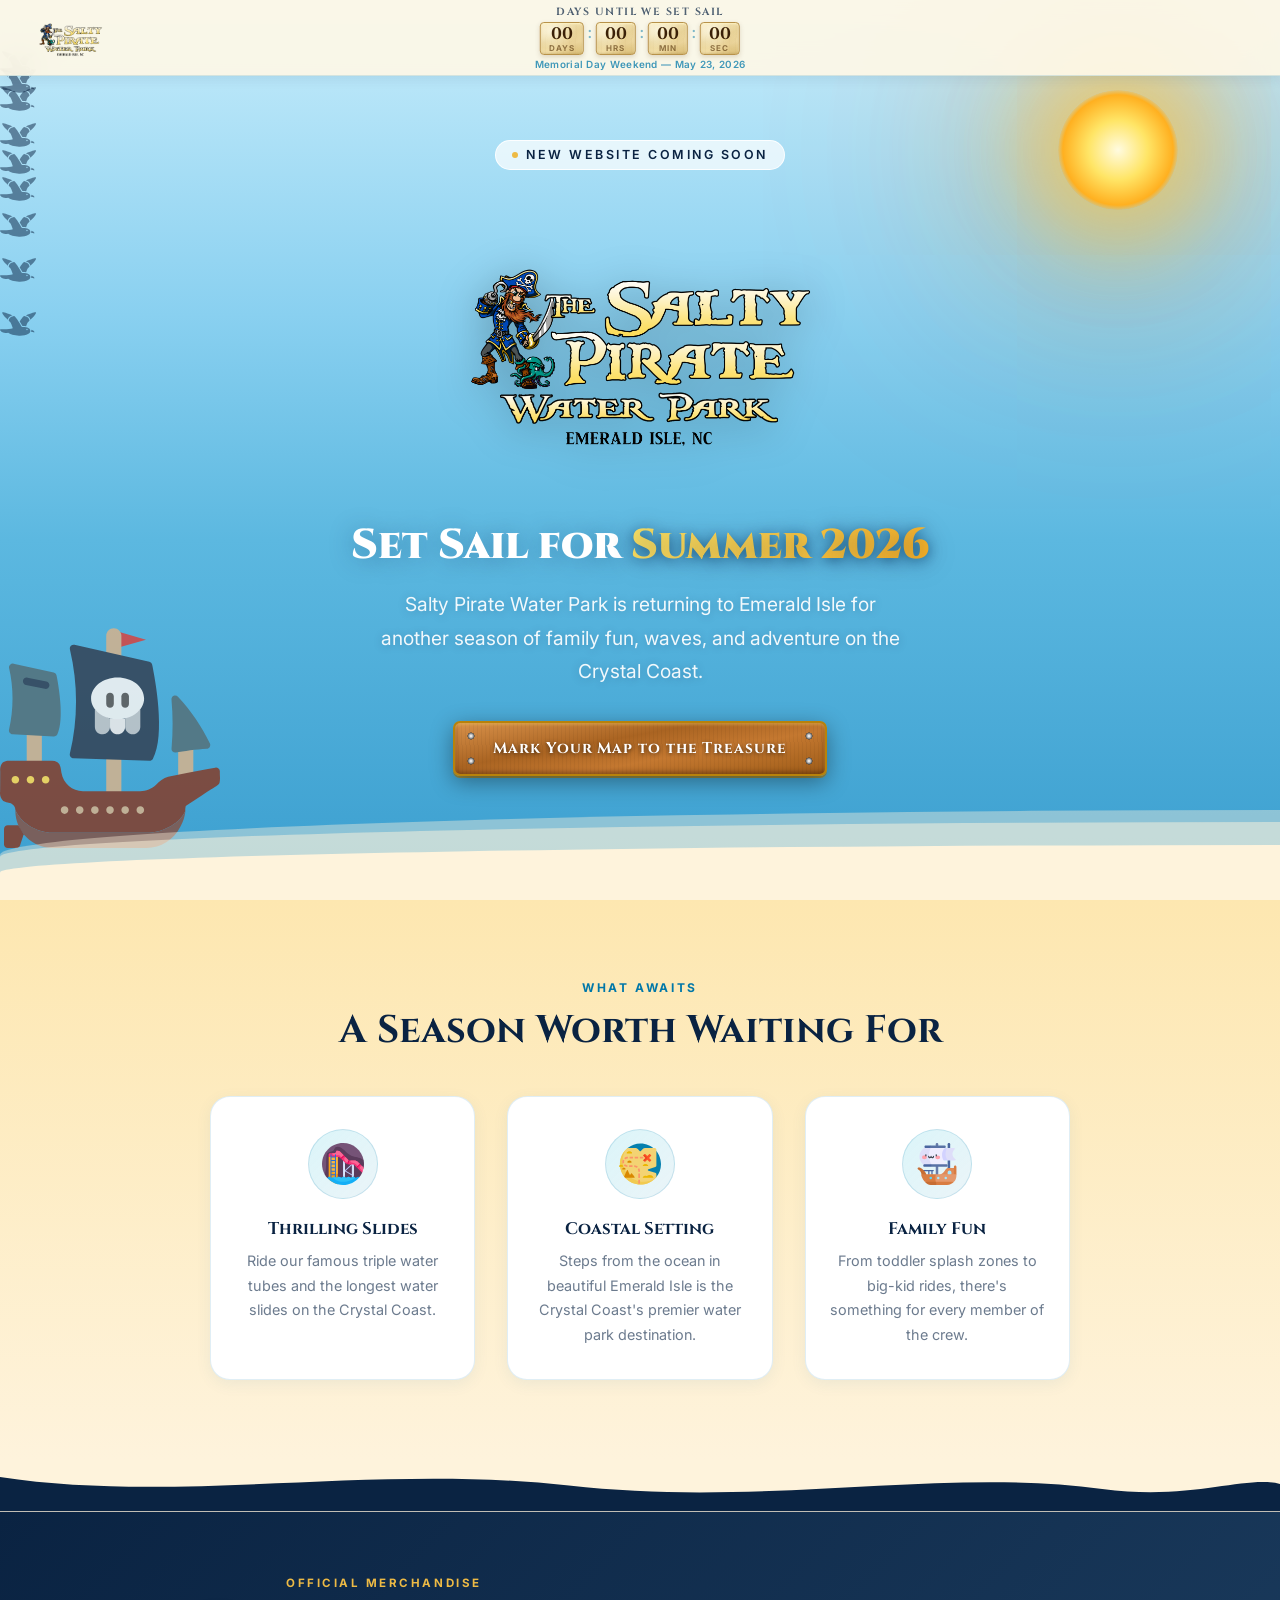
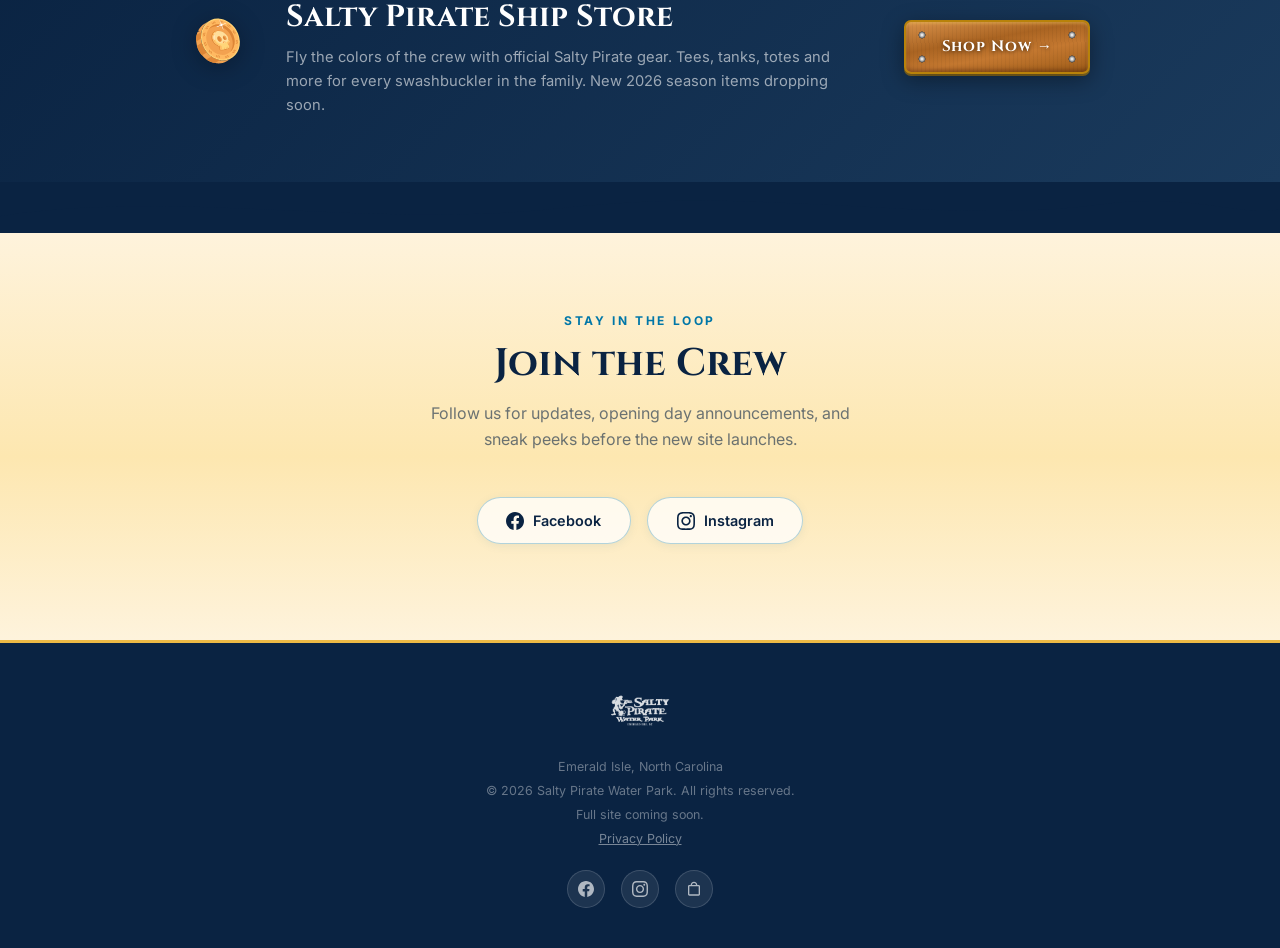
<file: index.html>
<!DOCTYPE html>
<html lang="en">
<head>
  <meta charset="UTF-8" />
  <meta name="viewport" content="width=device-width, initial-scale=1.0" />
  <meta name="description" content="Salty Pirate Water Park is returning to Emerald Isle, NC for Summer 2026. Get ready for the best family water park on the Crystal Coast." />
  <meta property="og:title" content="Salty Pirate Water Park — Set Sail Summer 2026" />
  <meta property="og:description" content="The crew returns Memorial Day Weekend 2026. Emerald Isle, North Carolina." />
  <meta property="og:type" content="website" />
  <meta property="og:url" content="https://www.saltypiratewaterpark.com" />
  <meta name="twitter:card" content="summary_large_image" />
  <meta name="twitter:title" content="Salty Pirate Water Park — Set Sail Summer 2026" />
  <meta name="twitter:description" content="The crew returns Memorial Day Weekend 2026. Emerald Isle, North Carolina." />
  <meta name="robots" content="index, follow, max-snippet:-1, max-image-preview:large, max-video-preview:-1" />
  <link rel="canonical" href="https://www.saltypiratewaterpark.com" />
  <title>Salty Pirate Water Park — Set Sail Summer 2026</title>

  <script async src="https://www.googletagmanager.com/gtag/js?id=G-0KPX6G0N1Y"></script>
  <script>
    window.dataLayer = window.dataLayer || [];
    function gtag(){dataLayer.push(arguments);}
    gtag('js', new Date());
    gtag('config', 'G-0KPX6G0N1Y');
  </script>
  <link rel="icon" type="image/x-icon" href="/favicon.ico" />
  <link rel="icon" type="image/png" sizes="32x32" href="/favicon-32x32.png" />
  <link rel="icon" type="image/png" sizes="16x16" href="/favicon-16x16.png" />
  <link rel="manifest" href="/site.webmanifest" />
  <script type="application/ld+json">
  {
    "@context": "https://schema.org",
    "@type": "AmusementPark",
    "name": "Salty Pirate Water Park",
    "description": "Family water park returning to Emerald Isle, NC for Summer 2026.",
    "url": "https://www.saltypiratewaterpark.com",
    "address": {
      "@type": "PostalAddress",
      "addressLocality": "Emerald Isle",
      "addressRegion": "NC",
      "addressCountry": "US"
    },
    "sameAs": [
      "https://www.facebook.com/thesaltypiratewaterpark/",
      "https://www.instagram.com/saltypiratewaterpark/"
    ]
  }
  </script>
  <link rel="preconnect" href="https://fonts.googleapis.com" />
  <link rel="preconnect" href="https://fonts.gstatic.com" crossorigin />
  <link href="https://fonts.googleapis.com/css2?family=Cinzel:wght@700;900&family=Inter:wght@400;500;600;700&display=swap" rel="stylesheet" />
  <link rel="stylesheet" href="css/styles.css" />
</head>
<body>

  <a href="#main" class="skip-link">Skip to main content</a>
  <div id="scroll-progress" aria-hidden="true"></div>

  <!-- NAV -->
  <nav>
    <a class="nav-logo" href="#">
      <img
        src="images/logo.png"
        alt="The Salty Pirate Water Park"
        onerror="this.style.display='none'; this.nextElementSibling.style.display='flex';"
      />
      <span class="nav-logo-fallback" style="display:none;">
        🏴‍☠️ Salty Pirate Water Park
      </span>
    </a>
    <div class="nav-countdown">
      <div class="nav-cd-title">Days Until We Set Sail</div>
      <div class="nav-cd-grid">
        <div class="nav-cd-item">
          <span class="nav-cd-num" id="cd-days">—</span>
          <span class="nav-cd-lbl">Days</span>
        </div>
        <div class="nav-cd-sep">:</div>
        <div class="nav-cd-item">
          <span class="nav-cd-num" id="cd-hours">—</span>
          <span class="nav-cd-lbl">Hrs</span>
        </div>
        <div class="nav-cd-sep">:</div>
        <div class="nav-cd-item">
          <span class="nav-cd-num" id="cd-minutes">—</span>
          <span class="nav-cd-lbl">Min</span>
        </div>
        <div class="nav-cd-sep">:</div>
        <div class="nav-cd-item">
          <span class="nav-cd-num" id="cd-seconds">—</span>
          <span class="nav-cd-lbl">Sec</span>
        </div>
      </div>
      <div class="nav-cd-date">Memorial Day Weekend &mdash; May 23, 2026</div>
    </div>
  </nav>

  <main id="main">
  <!-- HERO -->
  <section class="hero">
    <div class="birds" id="birds"></div>
    <div class="hero-sun"></div>
    <div class="hero-ship">
      <img src="images/pirate-ship.svg" alt="" class="hero-ship-img" />
    </div>
    <div class="hero-waves">
      <div class="hero-wave hw-1"></div>
      <div class="hero-wave hw-2"></div>
      <div class="hero-wave hw-3"></div>
    </div>

    <div class="hero-content">
      <h1 class="visually-hidden">Salty Pirate Water Park — Emerald Isle, NC — Opening Memorial Day Weekend 2026</h1>
      <div class="hero-eyebrow">
        <span class="dot"></span>
        New Website Coming Soon
      </div>

      <img
        src="images/logo.png"
        alt="The Salty Pirate Water Park"
        class="hero-logo-img"
        onerror="this.style.display='none'; this.nextElementSibling.style.display='block';"
      />
      <div class="hero-logo-fallback">
        <h1>The Salty Pirate<br /><span>Water Park</span></h1>
      </div>

      <p class="hero-tagline">Set Sail for <span>Summer 2026</span></p>

      <p class="hero-sub">
        Salty Pirate Water Park is returning to Emerald Isle for another season of family fun, waves, and adventure on the Crystal Coast.
      </p>
<!-- 
      <div class="hero-location">
        <span>⚓</span> Emerald Isle, North Carolina
      </div> -->

      <a
        href="https://maps.app.goo.gl/pohL6pct1wK9ptc59"
        target="_blank"
        rel="noopener noreferrer"
        class="hero-cta"
      >Mark Your Map to the Treasure
      </a>
    </div>
  </section>

  <!-- FEATURES -->
  <section class="about-section">
    <img src="images/mascot.png" alt="" class="mascot-mobile" aria-hidden="true" />
    <p class="section-label reveal">What Awaits</p>
    <h2 class="section-title reveal" style="margin-bottom:2.5rem;">A Season Worth Waiting For</h2>

    <div class="about-inner stagger">
      <div class="feature-card reveal" style="--i:0">
        <span class="feature-icon"><img src="images/water-slide.svg" alt="" /></span>
        <div class="feature-title">Thrilling Slides</div>
        <p class="feature-text">Ride our famous triple water tubes and the longest water slides on the Crystal Coast.</p>
      </div>
      <div class="feature-card reveal" style="--i:1">
        <span class="feature-icon"><img src="images/treasure-map.svg" alt="" /></span>
        <div class="feature-title">Coastal Setting</div>
        <p class="feature-text">Steps from the ocean in beautiful Emerald Isle is the Crystal Coast's premier water park destination.</p>
      </div>
      <div class="feature-card reveal" style="--i:2">
        <span class="feature-icon"><img src="images/cute-ship.svg" alt="" /></span>
        <div class="feature-title">Family Fun</div>
        <p class="feature-text">From toddler splash zones to big-kid rides, there's something for every member of the crew.</p>
      </div>
    </div>
  </section>

  <!-- WAVE: sand → navy -->
  <div class="wave-divider wd-sand-to-navy" aria-hidden="true">
    <svg viewBox="0 0 1440 60" preserveAspectRatio="none" xmlns="http://www.w3.org/2000/svg">
      <path d="M0,20 C200,52 420,4 640,30 C860,56 1060,8 1240,34 C1340,48 1400,18 1440,28 L1440,60 L0,60 Z" fill="#0A2342"/>
    </svg>
  </div>

  <!-- SHIP STORE -->
  <section class="store-section">
    <div class="store-inner reveal">
      <div class="store-icon">
        <img src="images/coin.svg" alt="" width="56" height="56" />
      </div>
      <div class="store-text">
        <p class="store-eyebrow">Official Merchandise</p>
        <h2 class="store-heading">Salty Pirate Ship Store</h2>
        <p class="store-sub">Fly the colors of the crew with official Salty Pirate gear. Tees, tanks, totes and more for every swashbuckler in the family. New 2026 season items dropping soon.</p>
      </div>
      <a
        href="https://www.saltypiratestore.com"
        target="_blank"
        rel="noopener noreferrer"
        class="store-cta"
      >
        Shop Now &rarr;
      </a>
    </div>
  </section>

  <!-- WAVE: navy → sand -->
  <div class="wave-divider wd-navy-to-sand" aria-hidden="true">
    <svg viewBox="0 0 1440 60" preserveAspectRatio="none" xmlns="http://www.w3.org/2000/svg">
      <path d="M0,40 C200,8 420,56 640,30 C860,4 1060,52 1240,26 C1340,12 1400,42 1440,32 L1440,0 L0,0 Z" fill="#0A2342"/>
    </svg>
  </div>

  <!-- SOCIAL -->
  <section class="social-section" id="social">
    <p class="section-label reveal">Stay in the Loop</p>
    <h2 class="section-title reveal">Join the Crew</h2>
    <p class="social-sub reveal">Follow us for updates, opening day announcements, and sneak peeks before the new site launches.</p>

    <div class="social-links reveal stagger">
      <a
        href="https://www.facebook.com/thesaltypiratewaterpark/"
        target="_blank"
        rel="noopener noreferrer"
        class="social-btn"
        aria-label="Follow us on Facebook"
        style="--i:0"
      >
        <svg viewBox="0 0 24 24" aria-hidden="true"><path d="M24 12.073C24 5.406 18.627 0 12 0S0 5.406 0 12.073C0 18.1 4.388 23.094 10.125 24v-8.437H7.078v-3.49h3.047V9.41c0-3.025 1.791-4.697 4.533-4.697 1.313 0 2.686.236 2.686.236v2.97h-1.513c-1.491 0-1.956.93-1.956 1.874v2.25h3.328l-.532 3.49h-2.796V24C19.612 23.094 24 18.1 24 12.073z"/></svg>
        Facebook
      </a>
      <a
        href="https://www.instagram.com/saltypiratewaterpark/"
        target="_blank"
        rel="noopener noreferrer"
        class="social-btn"
        aria-label="Follow us on Instagram"
        style="--i:1"
      >
        <svg viewBox="0 0 24 24"><path d="M12 2.163c3.204 0 3.584.012 4.85.07 3.252.148 4.771 1.691 4.919 4.919.058 1.265.069 1.645.069 4.849 0 3.205-.012 3.584-.069 4.849-.149 3.225-1.664 4.771-4.919 4.919-1.266.058-1.644.07-4.85.07-3.204 0-3.584-.012-4.849-.07-3.26-.149-4.771-1.699-4.919-4.92-.058-1.265-.07-1.644-.07-4.849 0-3.204.013-3.583.07-4.849.149-3.227 1.664-4.771 4.919-4.919 1.266-.057 1.645-.069 4.849-.069zm0-2.163c-3.259 0-3.667.014-4.947.072-4.358.2-6.78 2.618-6.98 6.98-.059 1.281-.073 1.689-.073 4.948 0 3.259.014 3.668.072 4.948.2 4.358 2.618 6.78 6.98 6.98 1.281.058 1.689.072 4.948.072 3.259 0 3.668-.014 4.948-.072 4.354-.2 6.782-2.618 6.979-6.98.059-1.28.073-1.689.073-4.948 0-3.259-.014-3.667-.072-4.947-.196-4.354-2.617-6.78-6.979-6.98-1.281-.059-1.69-.073-4.949-.073zm0 5.838c-3.403 0-6.162 2.759-6.162 6.162s2.759 6.163 6.162 6.163 6.162-2.759 6.162-6.163c0-3.403-2.759-6.162-6.162-6.162zm0 10.162c-2.209 0-4-1.79-4-4 0-2.209 1.791-4 4-4s4 1.791 4 4c0 2.21-1.791 4-4 4zm6.406-11.845c-.796 0-1.441.645-1.441 1.44s.645 1.44 1.441 1.44c.795 0 1.439-.645 1.439-1.44s-.644-1.44-1.439-1.44z"/></svg>
        Instagram
      </a>
    </div>
  </section>

  </main>

  <!-- FOOTER -->
  <footer>
    <div class="footer-logo">
      <img
        src="images/logo.png"
        alt="The Salty Pirate Water Park"
        onerror="this.style.display='none'; this.nextElementSibling.style.display='block';"
      />
      <span class="footer-logo-fallback" style="display:none;">🏴‍☠️ Salty Pirate Water Park</span>
    </div>
    <p class="footer-text">
      Emerald Isle, North Carolina<br />
      © 2026 Salty Pirate Water Park. All rights reserved.<br />
      Full site coming soon.<br />
      <a href="/privacy-policy.html" style="color:rgba(255,255,255,0.45); text-decoration:underline;">Privacy Policy</a>
    </p>
    <div class="footer-social">
      <a href="https://www.facebook.com/thesaltypiratewaterpark/" target="_blank" rel="noopener noreferrer" aria-label="Facebook">
        <svg viewBox="0 0 24 24"><path d="M24 12.073C24 5.406 18.627 0 12 0S0 5.406 0 12.073C0 18.1 4.388 23.094 10.125 24v-8.437H7.078v-3.49h3.047V9.41c0-3.025 1.791-4.697 4.533-4.697 1.313 0 2.686.236 2.686.236v2.97h-1.513c-1.491 0-1.956.93-1.956 1.874v2.25h3.328l-.532 3.49h-2.796V24C19.612 23.094 24 18.1 24 12.073z"/></svg>
      </a>
      <a href="https://www.instagram.com/saltypiratewaterpark/" target="_blank" rel="noopener noreferrer" aria-label="Instagram">
        <svg viewBox="0 0 24 24"><path d="M12 2.163c3.204 0 3.584.012 4.85.07 3.252.148 4.771 1.691 4.919 4.919.058 1.265.069 1.645.069 4.849 0 3.205-.012 3.584-.069 4.849-.149 3.225-1.664 4.771-4.919 4.919-1.266.058-1.644.07-4.85.07-3.204 0-3.584-.012-4.849-.07-3.26-.149-4.771-1.699-4.919-4.92-.058-1.265-.07-1.644-.07-4.849 0-3.204.013-3.583.07-4.849.149-3.227 1.664-4.771 4.919-4.919 1.266-.057 1.645-.069 4.849-.069zm0-2.163c-3.259 0-3.667.014-4.947.072-4.358.2-6.78 2.618-6.98 6.98-.059 1.281-.073 1.689-.073 4.948 0 3.259.014 3.668.072 4.948.2 4.358 2.618 6.78 6.98 6.98 1.281.058 1.689.072 4.948.072 3.259 0 3.668-.014 4.948-.072 4.354-.2 6.782-2.618 6.979-6.98.059-1.28.073-1.689.073-4.948 0-3.259-.014-3.667-.072-4.947-.196-4.354-2.617-6.78-6.979-6.98-1.281-.059-1.69-.073-4.949-.073zm0 5.838c-3.403 0-6.162 2.759-6.162 6.162s2.759 6.163 6.162 6.163 6.162-2.759 6.162-6.163c0-3.403-2.759-6.162-6.162-6.162zm0 10.162c-2.209 0-4-1.79-4-4 0-2.209 1.791-4 4-4s4 1.791 4 4c0 2.21-1.791 4-4 4zm6.406-11.845c-.796 0-1.441.645-1.441 1.44s.645 1.44 1.441 1.44c.795 0 1.439-.645 1.439-1.44s-.644-1.44-1.439-1.44z"/></svg>
      </a>
      <a href="https://www.saltypiratestore.com" target="_blank" rel="noopener noreferrer" aria-label="Ship Store">
        <svg viewBox="0 0 24 24"><path d="M19 6h-2c0-2.76-2.24-5-5-5S7 3.24 7 6H5c-1.1 0-2 .9-2 2v12c0 1.1.9 2 2 2h14c1.1 0 2-.9 2-2V8c0-1.1-.9-2-2-2zm-7-3c1.66 0 3 1.34 3 3H9c0-1.66 1.34-3 3-3zm7 17H5V8h14v12z"/></svg>
      </a>
    </div>
  </footer>

  <script src="js/main.js"></script>

</body>
</html>
</file>
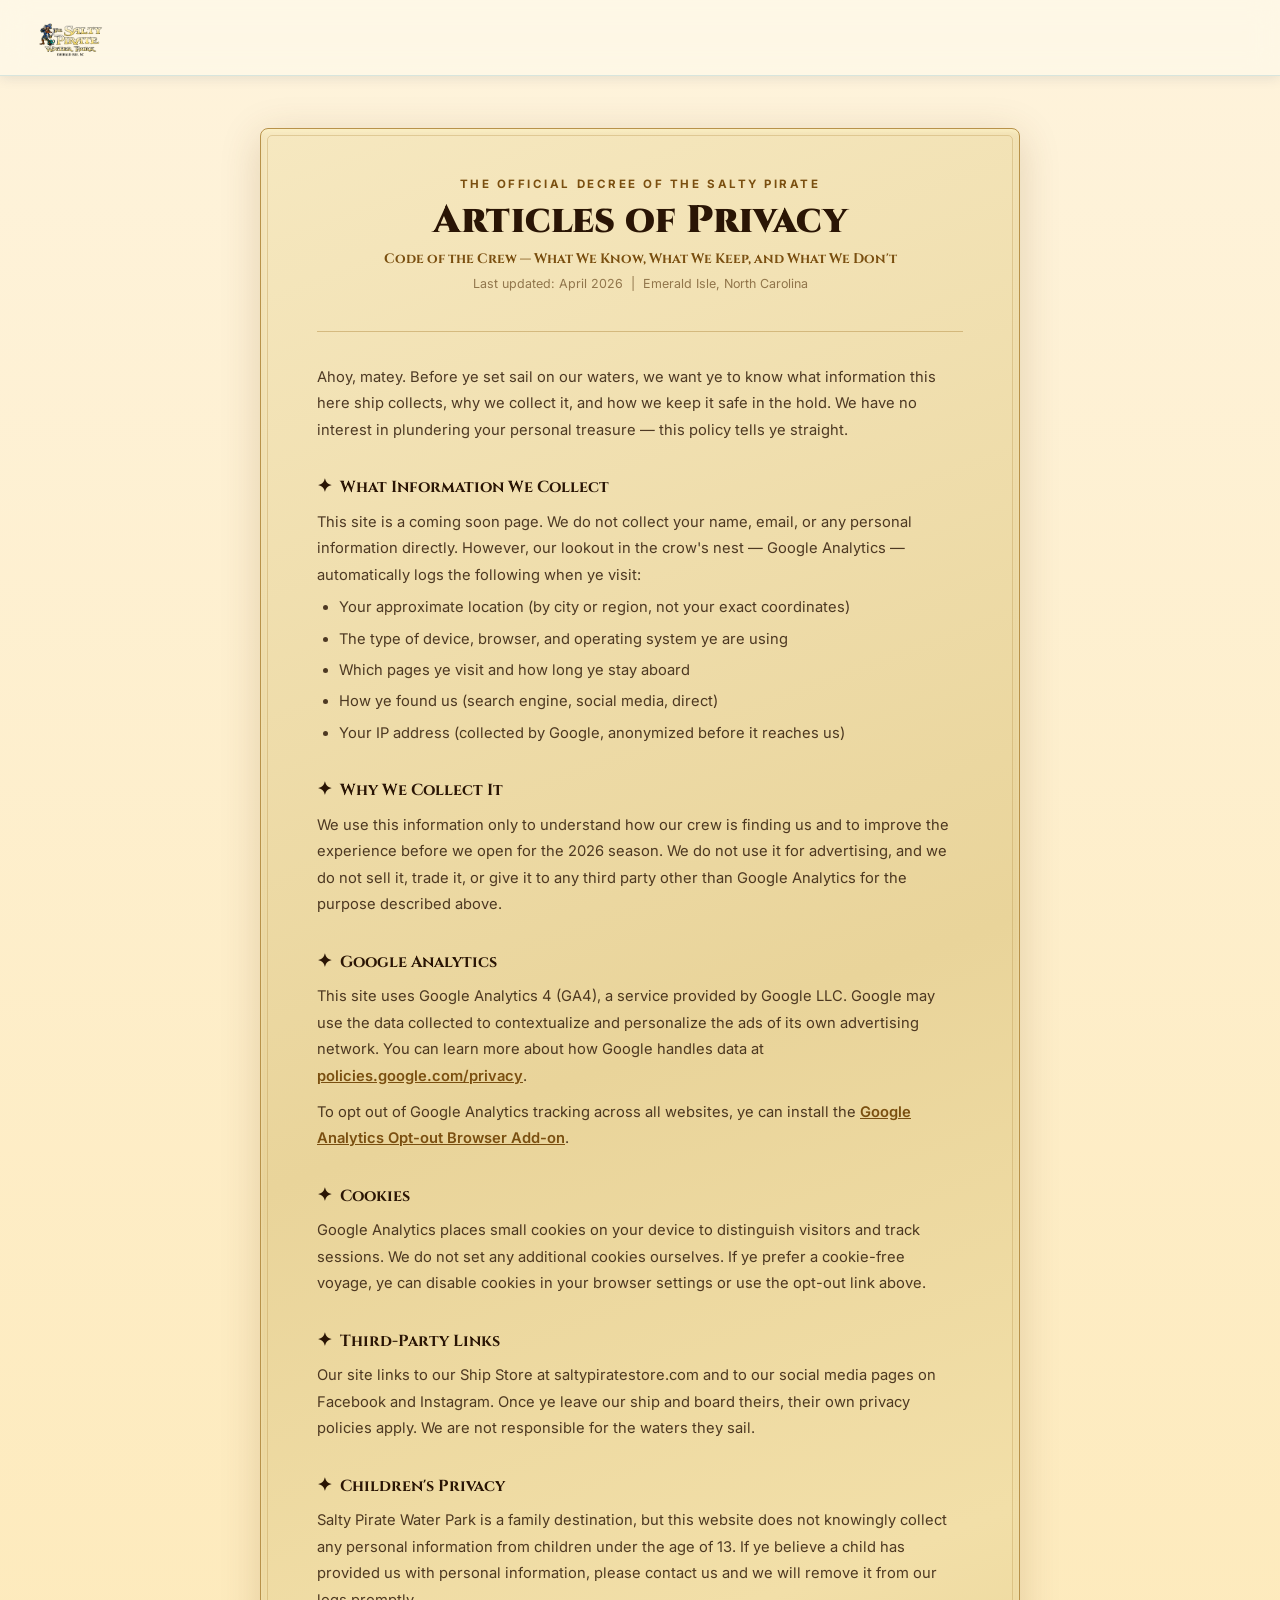
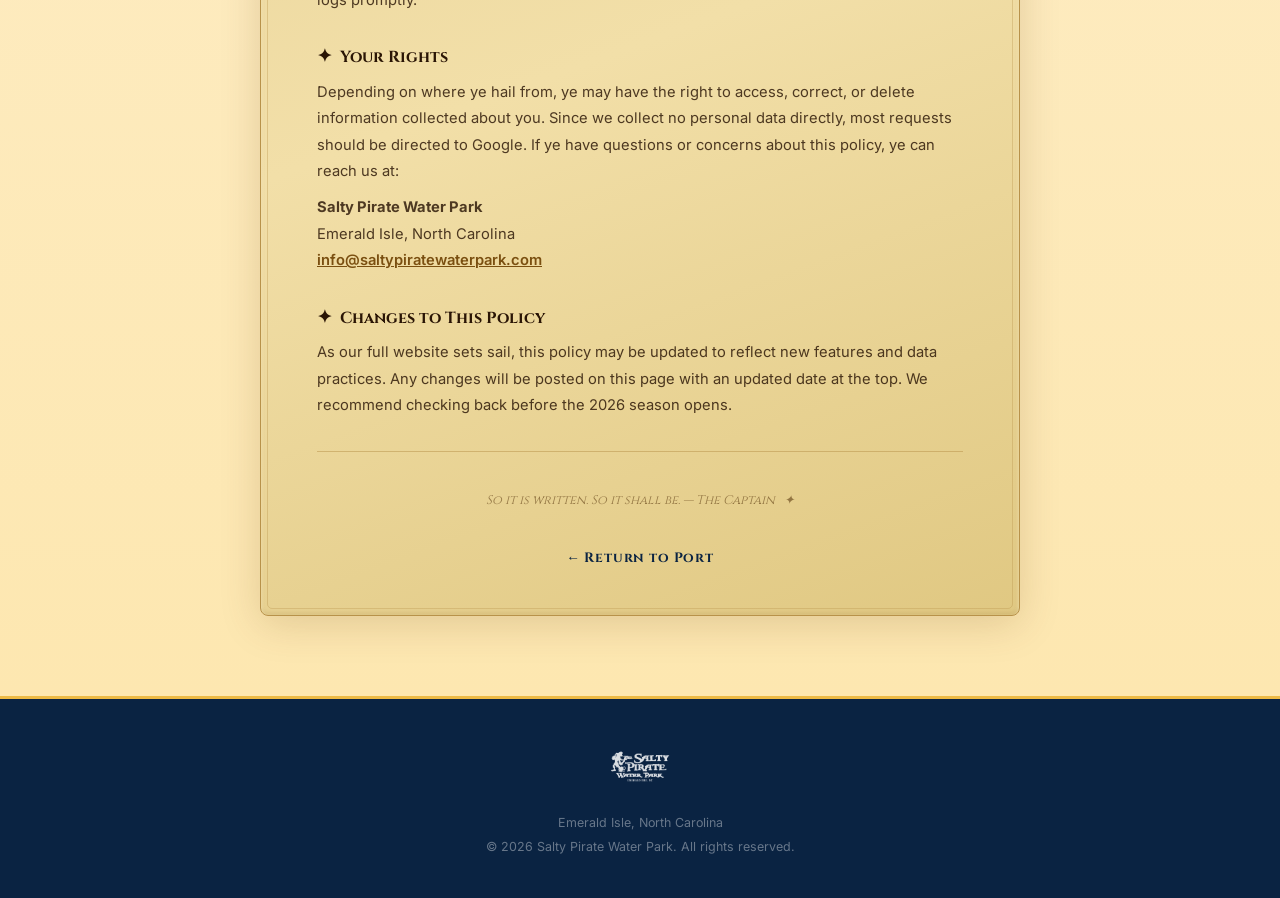
<file: privacy-policy.html>
<!DOCTYPE html>
<html lang="en">
<head>
  <meta charset="UTF-8" />
  <meta name="viewport" content="width=device-width, initial-scale=1.0" />
  <meta name="description" content="Privacy Policy for Salty Pirate Water Park — Emerald Isle, NC." />
  <meta name="robots" content="noindex, follow" />
  <title>Privacy Policy — Salty Pirate Water Park</title>

  <link rel="icon" type="image/x-icon" href="/favicon.ico" />
  <link rel="icon" type="image/png" sizes="32x32" href="/favicon-32x32.png" />
  <link rel="icon" type="image/png" sizes="16x16" href="/favicon-16x16.png" />
  <link rel="manifest" href="/site.webmanifest" />
  <link rel="preconnect" href="https://fonts.googleapis.com" />
  <link rel="preconnect" href="https://fonts.gstatic.com" crossorigin />
  <link href="https://fonts.googleapis.com/css2?family=Cinzel:wght@700;900&family=Inter:wght@400;500;600;700&display=swap" rel="stylesheet" />
  <link rel="stylesheet" href="css/styles.css" />

  <style>
    .policy-page {
      min-height: 100vh;
      background: linear-gradient(180deg, var(--sand) 0%, #fde7b0 100%);
      padding: 8rem 1.5rem 5rem;
    }

    .policy-wrap {
      max-width: 760px;
      margin: 0 auto;
      background: linear-gradient(160deg, #f6e8c0 0%, #e9d49a 45%, #f2dfa8 70%, #e0c882 100%);
      border: 1.5px solid #b8924a;
      border-radius: 8px;
      padding: 3rem 3.5rem;
      box-shadow:
        inset 0 2px 4px rgba(255, 245, 200, 0.8),
        inset 0 -2px 4px rgba(120, 75, 10, 0.15),
        0 8px 40px rgba(100, 60, 10, 0.18);
      position: relative;
    }

    .policy-wrap::before {
      content: '';
      position: absolute;
      inset: 6px;
      border: 1px solid rgba(184, 146, 74, 0.35);
      border-radius: 5px;
      pointer-events: none;
    }

    .policy-eyebrow {
      font-size: 0.72rem;
      font-weight: 700;
      letter-spacing: 0.22em;
      text-transform: uppercase;
      color: #7a4f10;
      margin-bottom: 0.5rem;
      text-align: center;
    }

    .policy-title {
      font-family: 'Cinzel', serif;
      font-size: clamp(1.6rem, 4vw, 2.4rem);
      font-weight: 900;
      color: #2a1505;
      text-align: center;
      margin-bottom: 0.4rem;
      line-height: 1.15;
    }

    .policy-subtitle {
      font-family: 'Cinzel', serif;
      font-size: 0.85rem;
      font-weight: 700;
      color: #7a4f10;
      text-align: center;
      margin-bottom: 0.5rem;
    }

    .policy-date {
      font-size: 0.78rem;
      color: rgba(80, 45, 5, 0.6);
      text-align: center;
      margin-bottom: 2.5rem;
    }

    .policy-divider {
      border: none;
      border-top: 1px solid rgba(184, 146, 74, 0.5);
      margin: 2rem 0;
    }

    .policy-section {
      margin-bottom: 2rem;
    }

    .policy-section h2 {
      font-family: 'Cinzel', serif;
      font-size: 1rem;
      font-weight: 700;
      color: #2a1505;
      margin-bottom: 0.6rem;
      display: flex;
      align-items: center;
      gap: 0.5rem;
    }

    .policy-section h2 .icon {
      font-size: 1.1rem;
    }

    .policy-section p,
    .policy-section li {
      font-size: 0.92rem;
      color: rgba(42, 21, 5, 0.82);
      line-height: 1.8;
    }

    .policy-section ul {
      padding-left: 1.4rem;
      margin-top: 0.4rem;
    }

    .policy-section li {
      margin-bottom: 0.3rem;
    }

    .policy-section a {
      color: #7a4f10;
      font-weight: 600;
      text-decoration: underline;
    }

    .policy-section a:hover { color: #2a1505; }

    .policy-seal {
      text-align: center;
      margin-top: 2.5rem;
      font-family: 'Cinzel', serif;
      font-size: 0.78rem;
      color: rgba(80, 45, 5, 0.55);
      font-style: italic;
    }

    .policy-back {
      display: block;
      text-align: center;
      margin-top: 2.5rem;
      font-family: 'Cinzel', serif;
      font-size: 0.85rem;
      font-weight: 700;
      color: var(--navy);
      text-decoration: none;
      letter-spacing: 0.06em;
    }

    .policy-back:hover { color: var(--ocean); }

    @media (max-width: 600px) {
      .policy-wrap { padding: 2rem 1.4rem; }
    }
  </style>
</head>
<body>

  <!-- NAV -->
  <nav>
    <a class="nav-logo" href="/">
      <img
        src="images/logo.png"
        alt="The Salty Pirate Water Park"
        onerror="this.style.display='none'; this.nextElementSibling.style.display='flex';"
      />
      <span class="nav-logo-fallback" style="display:none;">
        🏴‍☠️ Salty Pirate Water Park
      </span>
    </a>
  </nav>

  <div class="policy-page">
    <div class="policy-wrap">

      <p class="policy-eyebrow">The Official Decree of the Salty Pirate</p>
      <h1 class="policy-title">Articles of Privacy</h1>
      <p class="policy-subtitle">Code of the Crew — What We Know, What We Keep, and What We Don't</p>
      <p class="policy-date">Last updated: April 2026 &nbsp;|&nbsp; Emerald Isle, North Carolina</p>

      <hr class="policy-divider" />

      <div class="policy-section">
        <p>Ahoy, matey. Before ye set sail on our waters, we want ye to know what information this here ship collects, why we collect it, and how we keep it safe in the hold. We have no interest in plundering your personal treasure — this policy tells ye straight.</p>
      </div>

      <div class="policy-section">
        <h2><span class="icon">✦</span> What Information We Collect</h2>
        <p>This site is a coming soon page. We do not collect your name, email, or any personal information directly. However, our lookout in the crow's nest — Google Analytics — automatically logs the following when ye visit:</p>
        <ul>
          <li>Your approximate location (by city or region, not your exact coordinates)</li>
          <li>The type of device, browser, and operating system ye are using</li>
          <li>Which pages ye visit and how long ye stay aboard</li>
          <li>How ye found us (search engine, social media, direct)</li>
          <li>Your IP address (collected by Google, anonymized before it reaches us)</li>
        </ul>
      </div>

      <div class="policy-section">
        <h2><span class="icon">✦</span> Why We Collect It</h2>
        <p>We use this information only to understand how our crew is finding us and to improve the experience before we open for the 2026 season. We do not use it for advertising, and we do not sell it, trade it, or give it to any third party other than Google Analytics for the purpose described above.</p>
      </div>

      <div class="policy-section">
        <h2><span class="icon">✦</span> Google Analytics</h2>
        <p>This site uses Google Analytics 4 (GA4), a service provided by Google LLC. Google may use the data collected to contextualize and personalize the ads of its own advertising network. You can learn more about how Google handles data at <a href="https://policies.google.com/privacy" target="_blank" rel="noopener noreferrer">policies.google.com/privacy</a>.</p>
        <p style="margin-top:0.6rem;">To opt out of Google Analytics tracking across all websites, ye can install the <a href="https://tools.google.com/dlpage/gaoptout" target="_blank" rel="noopener noreferrer">Google Analytics Opt-out Browser Add-on</a>.</p>
      </div>

      <div class="policy-section">
        <h2><span class="icon">✦</span> Cookies</h2>
        <p>Google Analytics places small cookies on your device to distinguish visitors and track sessions. We do not set any additional cookies ourselves. If ye prefer a cookie-free voyage, ye can disable cookies in your browser settings or use the opt-out link above.</p>
      </div>

      <div class="policy-section">
        <h2><span class="icon">✦</span> Third-Party Links</h2>
        <p>Our site links to our Ship Store at saltypiratestore.com and to our social media pages on Facebook and Instagram. Once ye leave our ship and board theirs, their own privacy policies apply. We are not responsible for the waters they sail.</p>
      </div>

      <div class="policy-section">
        <h2><span class="icon">✦</span> Children's Privacy</h2>
        <p>Salty Pirate Water Park is a family destination, but this website does not knowingly collect any personal information from children under the age of 13. If ye believe a child has provided us with personal information, please contact us and we will remove it from our logs promptly.</p>
      </div>

      <div class="policy-section">
        <h2><span class="icon">✦</span> Your Rights</h2>
        <p>Depending on where ye hail from, ye may have the right to access, correct, or delete information collected about you. Since we collect no personal data directly, most requests should be directed to Google. If ye have questions or concerns about this policy, ye can reach us at:</p>
        <p style="margin-top:0.6rem;"><strong>Salty Pirate Water Park</strong><br />Emerald Isle, North Carolina<br /><a href="mailto:info@saltypiratewaterpark.com">info@saltypiratewaterpark.com</a></p>
      </div>

      <div class="policy-section">
        <h2><span class="icon">✦</span> Changes to This Policy</h2>
        <p>As our full website sets sail, this policy may be updated to reflect new features and data practices. Any changes will be posted on this page with an updated date at the top. We recommend checking back before the 2026 season opens.</p>
      </div>

      <hr class="policy-divider" />

      <p class="policy-seal">So it is written. So it shall be. &mdash; The Captain &nbsp; ✦</p>

      <a href="/" class="policy-back">&larr; Return to Port</a>

    </div>
  </div>

  <!-- FOOTER -->
  <footer>
    <div class="footer-logo">
      <img
        src="images/logo.png"
        alt="The Salty Pirate Water Park"
        onerror="this.style.display='none'; this.nextElementSibling.style.display='block';"
      />
      <span class="footer-logo-fallback" style="display:none;">🏴‍☠️ Salty Pirate Water Park</span>
    </div>
    <p class="footer-text">
      Emerald Isle, North Carolina<br />
      © 2026 Salty Pirate Water Park. All rights reserved.
    </p>
  </footer>

</body>
</html>
</file>
<file: css/styles.css>
/* ─── Reset & Variables ────────────────────────────────── */
*, *::before, *::after { box-sizing: border-box; margin: 0; padding: 0; }

:root {
  --sky:        #5BBFDA;
  --sky-light:  #C5ECFC;
  --ocean:      #0077A8;
  --ocean-mid:  #1A96C0;
  --teal:       #00B8D4;
  --sand:       #FEF3DC;
  --sand-mid:   #F5D98A;
  --sand-warm:  #EDBA45;
  --coral:      #D93025;
  --coral-dark: #B02418;
  --navy:       #0A2342;
  --white:      #FFFFFF;
}

/* ─── Scroll Progress Bar ───────────────────────────────── */
#scroll-progress {
  position: fixed;
  top: 0; left: 0;
  height: 3px;
  width: 0%;
  background: linear-gradient(90deg, var(--coral) 0%, var(--sand-warm) 50%, var(--coral) 100%);
  background-size: 200% 100%;
  z-index: 201;
  pointer-events: none;
  transition: width 0.08s linear;
  animation: progress-shimmer 2.8s linear infinite;
}

@keyframes progress-shimmer {
  0%   { background-position: 100% 0; }
  100% { background-position: -100% 0; }
}

html { scroll-behavior: smooth; }

body {
  font-family: 'Inter', sans-serif;
  background: var(--sand);
  color: var(--navy);
  overflow-x: hidden;
}

/* ─── Visually Hidden (SEO / a11y) ─────────────────────── */
.visually-hidden {
  position: absolute;
  width: 1px;
  height: 1px;
  padding: 0;
  margin: -1px;
  overflow: hidden;
  clip: rect(0, 0, 0, 0);
  white-space: nowrap;
  border: 0;
}

/* ─── Skip Link ─────────────────────────────────────────── */
.skip-link {
  position: absolute;
  top: -100%;
  left: 1rem;
  z-index: 9999;
  padding: 0.6rem 1.2rem;
  background: var(--navy);
  color: var(--white);
  font-weight: 700;
  border-radius: 0 0 6px 6px;
  text-decoration: none;
  transition: top 0.2s;
}
.skip-link:focus { top: 0; }

/* ─── Focus Indicators ──────────────────────────────────── */
:focus-visible {
  outline: 3px solid var(--ocean);
  outline-offset: 3px;
  border-radius: 4px;
}

/* ─── Reduced Motion ────────────────────────────────────── */
@media (prefers-reduced-motion: reduce) {
  *, *::before, *::after {
    animation-duration: 0.01ms !important;
    animation-iteration-count: 1 !important;
    transition-duration: 0.01ms !important;
  }
}

/* ─── NAV ──────────────────────────────────────────────── */
nav {
  position: fixed;
  top: 0; left: 0; right: 0;
  z-index: 100;
  padding: 0.6rem 2rem;
  display: flex;
  align-items: center;
  justify-content: space-between;
  background: rgba(254, 248, 230, 0.92);
  backdrop-filter: blur(14px);
  border-bottom: 1px solid rgba(0, 119, 168, 0.15);
  box-shadow: 0 2px 12px rgba(0, 40, 80, 0.1);
}

.nav-logo {
  display: flex;
  align-items: center;
  text-decoration: none;
}

.nav-logo img {
  height: 56px;
  width: auto;
  object-fit: contain;
}

.nav-logo-fallback {
  display: none;
  font-family: 'Cinzel', serif;
  font-size: 1.1rem;
  font-weight: 700;
  color: var(--navy);
  letter-spacing: 0.05em;
  align-items: center;
  gap: 0.5rem;
}
.nav-logo img.broken + .nav-logo-fallback { display: flex; }

nav.scrolled {
  background: rgba(254, 248, 230, 0.98);
  box-shadow: 0 4px 24px rgba(0, 60, 100, 0.13);
  border-bottom-color: rgba(0, 119, 168, 0.28);
}

/* ── Nav Countdown ──────────────────────────────────────── */
.nav-countdown {
  position: absolute;
  left: 50%;
  transform: translateX(-50%);
  display: flex;
  flex-direction: column;
  align-items: center;
  gap: 0.18rem;
  pointer-events: none;
}

.nav-cd-title {
  font-family: 'Cinzel', serif;
  font-size: 0.65rem;
  font-weight: 700;
  letter-spacing: 0.14em;
  text-transform: uppercase;
  color: var(--navy);
  opacity: 0.7;
  white-space: nowrap;
}

.nav-cd-grid {
  display: flex;
  align-items: center;
  gap: 0.25rem;
}

.nav-cd-item {
  display: flex;
  flex-direction: column;
  align-items: center;
  background-image:
    radial-gradient(ellipse at 25% 25%, rgba(255, 252, 235, 0.7) 0%, transparent 55%),
    radial-gradient(ellipse at 75% 80%, rgba(180, 130, 50, 0.18) 0%, transparent 55%),
    repeating-linear-gradient(
      92deg,
      transparent 0px, transparent 5px,
      rgba(160, 110, 30, 0.04) 5px, rgba(160, 110, 30, 0.04) 6px
    ),
    linear-gradient(160deg, #f6e8c0 0%, #e9d49a 45%, #f2dfa8 70%, #e0c882 100%);
  border: 1px solid #b8924a;
  border-radius: 4px;
  padding: 0.12rem 0.5rem;
  min-width: 38px;
  position: relative;
  box-shadow:
    inset 0 1px 2px rgba(255, 245, 200, 0.9),
    inset 0 -1px 2px rgba(120, 75, 10, 0.2),
    0 2px 5px rgba(100, 60, 10, 0.18);
}

.nav-cd-num {
  font-family: 'Cinzel', serif;
  font-size: 1.05rem;
  font-weight: 700;
  line-height: 1.15;
  color: #3a2008;
  text-shadow: 0 1px 0 rgba(255, 230, 150, 0.6);
}

.nav-cd-lbl {
  font-size: 0.5rem;
  font-weight: 700;
  letter-spacing: 0.12em;
  text-transform: uppercase;
  color: rgba(80, 45, 5, 0.6);
  line-height: 1;
}

.nav-cd-sep {
  font-family: 'Cinzel', serif;
  font-size: 1rem;
  font-weight: 700;
  color: var(--ocean);
  line-height: 1;
  margin-bottom: 0.65rem;
  opacity: 0.5;
}

.nav-cd-date {
  font-size: 0.62rem;
  font-weight: 600;
  color: var(--ocean);
  letter-spacing: 0.03em;
  opacity: 0.75;
  white-space: nowrap;
}

@media (max-width: 580px) {
  .nav-cd-item  { min-width: 32px; padding: 0.1rem 0.35rem; }
  .nav-cd-num   { font-size: 0.9rem; }
}

/* ─── HERO ─────────────────────────────────────────────── */
.hero {
  position: relative;
  min-height: 100svh;
  display: flex;
  flex-direction: column;
  align-items: center;
  justify-content: center;
  text-align: center;
  padding: 7rem 1.5rem 6rem;
  overflow: hidden;
}

.hero::before {
  content: '';
  position: absolute;
  inset: 0;
  background: linear-gradient(180deg,
    #c8edfb 0%,
    #89d0f0 35%,
    #5cb8e0 60%,
    #3a9ecf 100%);
  z-index: 0;
}

/* ── Birds ──────────────────────────────────────────────── */
.birds {
  position: absolute;
  inset: 0;
  z-index: 3;
  pointer-events: none;
  overflow: hidden;
}

.bird {
  position: absolute;
  left: 0;
  color: rgba(10, 35, 66, 0.5);
  animation-timing-function: linear;
  animation-iteration-count: infinite;
}

.bird svg {
  width: 36px;
  height: 36px;
  display: block;
}

/* gentle arc peaking mid-flight */
@keyframes bird-path-1 {
  0%   { transform: translateX(-60px) scale(var(--bs,1)) translateY(0px);   opacity: 0; }
  5%   { opacity: 1; }
  25%  { transform: translateX(25vw)  scale(var(--bs,1)) translateY(-28px); }
  50%  { transform: translateX(50vw)  scale(var(--bs,1)) translateY(-48px); }
  75%  { transform: translateX(75vw)  scale(var(--bs,1)) translateY(-22px); }
  95%  { opacity: 1; }
  100% { transform: translateX(115vw) scale(var(--bs,1)) translateY(-8px);  opacity: 0; }
}

/* dips down then swoops up high */
@keyframes bird-path-2 {
  0%   { transform: translateX(-60px) scale(var(--bs,1)) translateY(0px);   opacity: 0; }
  5%   { opacity: 1; }
  30%  { transform: translateX(30vw)  scale(var(--bs,1)) translateY(32px);  }
  58%  { transform: translateX(58vw)  scale(var(--bs,1)) translateY(-44px); }
  80%  { transform: translateX(80vw)  scale(var(--bs,1)) translateY(-18px); }
  95%  { opacity: 1; }
  100% { transform: translateX(115vw) scale(var(--bs,1)) translateY(-6px);  opacity: 0; }
}

/* gradual climb with a late dive */
@keyframes bird-path-3 {
  0%   { transform: translateX(-60px) scale(var(--bs,1)) translateY(10px);  opacity: 0; }
  5%   { opacity: 1; }
  20%  { transform: translateX(20vw)  scale(var(--bs,1)) translateY(-10px); }
  50%  { transform: translateX(50vw)  scale(var(--bs,1)) translateY(-52px); }
  70%  { transform: translateX(70vw)  scale(var(--bs,1)) translateY(-36px); }
  88%  { transform: translateX(88vw)  scale(var(--bs,1)) translateY(18px);  }
  95%  { opacity: 1; }
  100% { transform: translateX(115vw) scale(var(--bs,1)) translateY(22px);  opacity: 0; }
}

/* multiple bouncy waves */
@keyframes bird-path-4 {
  0%   { transform: translateX(-60px) scale(var(--bs,1)) translateY(0px);   opacity: 0; }
  5%   { opacity: 1; }
  20%  { transform: translateX(20vw)  scale(var(--bs,1)) translateY(-34px); }
  35%  { transform: translateX(35vw)  scale(var(--bs,1)) translateY(12px);  }
  52%  { transform: translateX(52vw)  scale(var(--bs,1)) translateY(-42px); }
  68%  { transform: translateX(68vw)  scale(var(--bs,1)) translateY(8px);   }
  82%  { transform: translateX(82vw)  scale(var(--bs,1)) translateY(-26px); }
  95%  { opacity: 1; }
  100% { transform: translateX(115vw) scale(var(--bs,1)) translateY(-18px); opacity: 0; }
}

/* lazy drift — starts high, drifts low */
@keyframes bird-path-5 {
  0%   { transform: translateX(-60px) scale(var(--bs,1)) translateY(-30px); opacity: 0; }
  5%   { opacity: 1; }
  35%  { transform: translateX(35vw)  scale(var(--bs,1)) translateY(-50px); }
  62%  { transform: translateX(62vw)  scale(var(--bs,1)) translateY(-14px); }
  82%  { transform: translateX(82vw)  scale(var(--bs,1)) translateY(24px);  }
  95%  { opacity: 1; }
  100% { transform: translateX(115vw) scale(var(--bs,1)) translateY(32px);  opacity: 0; }
}

/* ── Sun ────────────────────────────────────────────────── */
.hero-sun {
  position: absolute;
  top: 10%;
  right: 8%;
  width: 120px;
  height: 120px;
  border-radius: 50%;
  background: radial-gradient(circle at center,
    #fffbe0 0%, #ffe566 35%, #ffb020 65%, transparent 78%);
  box-shadow:
    0 0 70px 35px rgba(255, 200, 60, 0.5),
    0 0 160px 80px rgba(255, 140, 0, 0.22),
    0 0 300px 150px rgba(255, 100, 0, 0.08);
  z-index: 2;
  animation: sun-pulse 5s ease-in-out infinite alternate;
}

@keyframes sun-pulse {
  0%   { box-shadow: 0 0 70px 35px rgba(255,200,60,0.50), 0 0 160px 80px rgba(255,140,0,0.22); }
  100% { box-shadow: 0 0 90px 45px rgba(255,200,60,0.62), 0 0 200px 100px rgba(255,140,0,0.30); }
}

/* ── Pirate Ship ────────────────────────────────────────── */
.hero-ship {
  position: absolute;
  bottom: 52px;
  left: 0;
  z-index: 1;
  pointer-events: none;
  will-change: transform;
  animation: ship-sail 55s linear infinite;
}

.hero-ship-img {
  width: clamp(140px, 18vw, 220px);
  height: auto;
  display: block;
  opacity: 0.92;
  transform-origin: center bottom;
  will-change: transform;
  animation: ship-rock 4s ease-in-out infinite;
}

@keyframes ship-sail {
  0%   { transform: translateX(-260px); }
  100% { transform: translateX(110vw); }
}

@keyframes ship-rock {
  0%   { transform: translateY(0px)   rotate(0deg); }
  20%  { transform: translateY(-9px)  rotate(1.8deg); }
  50%  { transform: translateY(-3px)  rotate(-1deg); }
  70%  { transform: translateY(-10px) rotate(2deg); }
  85%  { transform: translateY(-2px)  rotate(-0.8deg); }
  100% { transform: translateY(0px)   rotate(0deg); }
}

/* ── Wave transition ────────────────────────────────────── */
.hero-waves {
  position: absolute;
  bottom: 0; left: 0; right: 0;
  z-index: 2;
  pointer-events: none;
}

.hero-wave {
  position: absolute;
  bottom: 0;
  width: 200%;
  border-radius: 50% 50% 0 0;
  will-change: transform;
  animation: wave-roll linear infinite;
}

.hw-1 { background: rgba(254,243,220,0.4); height: 90px; animation-duration: 8s; }
.hw-2 { background: rgba(254,243,220,0.5); height: 70px; bottom: 8px; animation-duration: 11s; animation-direction: reverse; }
.hw-3 { background: var(--sand);           height: 55px; animation-duration: 14s; }

@keyframes wave-roll {
  0%   { transform: translateX(0); }
  100% { transform: translateX(-50%); }
}

/* ── Hero content ───────────────────────────────────────── */
.hero-content {
  position: relative;
  z-index: 3;
  max-width: 780px;
}

.hero-eyebrow {
  display: inline-flex;
  align-items: center;
  gap: 0.5rem;
  font-size: 0.78rem;
  font-weight: 600;
  letter-spacing: 0.2em;
  text-transform: uppercase;
  color: var(--navy);
  background: rgba(255, 255, 255, 0.7);
  border: 1px solid rgba(255, 255, 255, 0.9);
  border-radius: 100px;
  padding: 0.4rem 1rem;
  margin-bottom: 1.6rem;
}

.hero-eyebrow .dot {
  width: 6px; height: 6px;
  background: var(--sand-warm);
  border-radius: 50%;
  animation: pulse-dot 2s infinite;
}

@keyframes pulse-dot {
  0%, 100% { opacity: 1; transform: scale(1); }
  50%       { opacity: 0.4; transform: scale(0.7); }
}

.hero-logo-img {
  width: clamp(220px, 50vw, 420px);
  height: auto;
  margin: 0 auto 1.4rem;
  filter: drop-shadow(0 6px 20px rgba(0, 0, 0, 0.25));
  display: block;
}

.hero-logo-fallback { display: none; }

.hero-logo-fallback h1 {
  font-family: 'Cinzel', serif;
  font-size: clamp(2.4rem, 7vw, 5rem);
  font-weight: 900;
  line-height: 1.05;
  color: var(--white);
  text-shadow: 0 2px 24px rgba(0, 60, 100, 0.3);
  margin-bottom: 0.6rem;
}

.hero-logo-fallback h1 span {
  background: linear-gradient(135deg, #ffe566, #ffb020);
  -webkit-background-clip: text;
  -webkit-text-fill-color: transparent;
  background-clip: text;
}

.hero-tagline {
  font-family: 'Cinzel', serif;
  font-size: clamp(1.5rem, 4vw, 2.6rem);
  font-weight: 900;
  color: var(--white);
  text-shadow: 0 2px 24px rgba(0, 50, 90, 0.35);
  margin-bottom: 1.2rem;
  line-height: 1.1;
}

.hero-tagline span {
  background: linear-gradient(135deg, #ffe566, #ffb020);
  -webkit-background-clip: text;
  -webkit-text-fill-color: transparent;
  background-clip: text;
  filter: drop-shadow(0 2px 6px rgba(0, 40, 80, 0.55));
}

.hero-sub {
  font-size: clamp(1rem, 2.5vw, 1.2rem);
  color: rgba(255, 255, 255, 0.92);
  max-width: 520px;
  margin: 0 auto 2rem;
  line-height: 1.75;
  text-shadow: 0 1px 8px rgba(0, 50, 90, 0.25);
}


.hero-cta {
  display: inline-flex;
  align-items: center;
  gap: 0.6rem;
  font-family: 'Cinzel', serif;
  font-size: 0.95rem;
  font-weight: 700;
  letter-spacing: 0.06em;
  padding: 0.95rem 2.4rem;
  border-radius: 7px;
  border: 2.5px solid #B8820A;
  cursor: pointer;
  text-decoration: none;
  transition: transform 0.2s, box-shadow 0.2s, filter 0.2s;
  color: var(--white);
  text-shadow: 0 1px 4px rgba(0, 0, 0, 0.65);
  background-image:
    radial-gradient(circle 4.5px at 16px 13px,                            #fff 0%, #ddd 22%, #999 52%, #444 74%, transparent 84%),
    radial-gradient(circle 4.5px at calc(100% - 16px) 13px,               #fff 0%, #ddd 22%, #999 52%, #444 74%, transparent 84%),
    radial-gradient(circle 4.5px at 16px calc(100% - 13px),               #fff 0%, #ddd 22%, #999 52%, #444 74%, transparent 84%),
    radial-gradient(circle 4.5px at calc(100% - 16px) calc(100% - 13px),  #fff 0%, #ddd 22%, #999 52%, #444 74%, transparent 84%),
    repeating-linear-gradient(89deg, transparent 0, transparent 3px, rgba(0,0,0,0.045) 3px, rgba(0,0,0,0.045) 4px),
    linear-gradient(170deg, #D8914A 0%, #AA6422 38%, #C47830 62%, #9E5C18 100%);
  box-shadow:
    inset 0 2px 3px rgba(255, 210, 100, 0.4),
    inset 0 -2px 5px rgba(50, 15, 0, 0.45),
    0 6px 22px rgba(0, 0, 0, 0.38),
    0 2px 0 rgba(184, 130, 10, 0.7);
}

.hero-cta:hover {
  transform: translateY(-3px) scale(1.02);
  filter: brightness(1.08);
  box-shadow:
    inset 0 2px 3px rgba(255, 210, 100, 0.4),
    inset 0 -2px 5px rgba(50, 15, 0, 0.45),
    0 10px 30px rgba(0, 0, 0, 0.45),
    0 2px 0 rgba(184, 130, 10, 0.7);
}

.hero-cta:active { transform: translateY(1px) scale(0.99); filter: brightness(0.95); }

/* ── Hero entrance animations ───────────────────────────── */
@keyframes hero-enter {
  from { opacity: 0; transform: translateY(22px); }
  to   { opacity: 1; transform: none; }
}

.hero-eyebrow       { animation: hero-enter 0.7s ease both 0.20s; }
.hero-logo-img      { animation: hero-enter 0.8s ease both 0.38s; }
.hero-logo-fallback { animation: hero-enter 0.8s ease both 0.38s; }
.hero-tagline       { animation: hero-enter 0.7s ease both 0.54s; }
.hero-sub           { animation: hero-enter 0.7s ease both 0.68s; }
.hero-cta           { animation: hero-enter 0.8s ease both 0.94s; }

/* ─── COUNTDOWN ────────────────────────────────────────── */
.countdown-section {
  position: relative;
  z-index: 2;
  padding: 5rem 1.5rem;
  background: linear-gradient(180deg, var(--sand) 0%, #fde7b0 100%);
}

.section-label {
  text-align: center;
  font-size: 0.75rem;
  font-weight: 700;
  letter-spacing: 0.22em;
  text-transform: uppercase;
  color: var(--ocean);
  margin-bottom: 0.6rem;
}

.section-title {
  font-family: 'Cinzel', serif;
  font-size: clamp(1.5rem, 4vw, 2.4rem);
  font-weight: 700;
  text-align: center;
  color: var(--navy);
  margin-bottom: 3rem;
}

.compass-divider {
  display: flex;
  align-items: center;
  justify-content: center;
  gap: 1rem;
  margin-bottom: 3rem;
}

.compass-divider::before,
.compass-divider::after {
  content: '';
  flex: 1;
  max-width: 120px;
  height: 1px;
  background: linear-gradient(90deg, transparent, rgba(0,119,168,0.45));
}

.compass-divider::after {
  background: linear-gradient(270deg, transparent, rgba(0,119,168,0.45));
}

.compass-icon { font-size: 1.4rem; }

.countdown-grid {
  display: flex;
  justify-content: center;
  gap: 1rem;
  flex-wrap: wrap;
  max-width: 700px;
  margin: 0 auto;
}

.countdown-item {
  flex: 1;
  min-width: 110px;
  max-width: 150px;
  background: var(--white);
  border: 1px solid rgba(0, 119, 168, 0.18);
  border-radius: 16px;
  padding: 1.6rem 1rem;
  text-align: center;
  position: relative;
  overflow: hidden;
  box-shadow: 0 4px 20px rgba(0, 100, 150, 0.1);
  transition: border-color 0.3s, transform 0.3s, box-shadow 0.3s;
}

.countdown-item:hover {
  border-color: rgba(0, 119, 168, 0.42);
  transform: translateY(-4px);
  box-shadow: 0 10px 32px rgba(0, 100, 150, 0.18);
}

.countdown-item::before {
  content: '';
  position: absolute;
  top: 0; left: 0; right: 0;
  height: 3px;
  background: linear-gradient(90deg, var(--ocean), var(--teal));
}

.countdown-number {
  font-family: 'Cinzel', serif;
  font-size: clamp(2.4rem, 6vw, 3.4rem);
  font-weight: 900;
  line-height: 1;
  margin-bottom: 0.5rem;
  background: linear-gradient(135deg, var(--ocean), var(--teal));
  -webkit-background-clip: text;
  -webkit-text-fill-color: transparent;
  background-clip: text;
}

.countdown-label {
  font-size: 0.7rem;
  font-weight: 700;
  letter-spacing: 0.18em;
  text-transform: uppercase;
  color: rgba(10, 35, 66, 0.42);
}

@keyframes cd-tick {
  0%   { transform: scale(1.00); }
  35%  { transform: scale(1.14); }
  65%  { transform: scale(0.93); }
  100% { transform: scale(1.00); }
}

.countdown-number.ticking,
.nav-cd-num.ticking { animation: cd-tick 0.28s ease; }


/* ─── MASCOT (mobile only) ──────────────────────────────── */
.mascot-mobile {
  display: none;
}

@media (max-width: 767px) {
  .mascot-mobile {
    display: block;
    width: clamp(160px, 55vw, 260px);
    height: auto;
    margin: 0 auto 1rem;
    filter: drop-shadow(0 6px 18px rgba(0, 40, 80, 0.18));
  }
}

/* ─── FEATURES ─────────────────────────────────────────── */
.about-section {
  background: linear-gradient(180deg, #fde7b0 0%, var(--sand) 100%);
  padding: 5rem 1.5rem;
}

.about-inner {
  max-width: 860px;
  margin: 0 auto;
  display: grid;
  grid-template-columns: 1fr 1fr 1fr;
  gap: 2rem;
}

@media (max-width: 640px) {
  .about-inner { grid-template-columns: 1fr; }
}

.feature-card {
  background: var(--white);
  border: 1px solid rgba(0, 119, 168, 0.12);
  border-radius: 20px;
  padding: 2rem 1.5rem;
  text-align: center;
  box-shadow: 0 4px 16px rgba(0, 100, 150, 0.07);
  transition: border-color 0.3s, transform 0.3s, box-shadow 0.3s;
}

.feature-card:hover {
  border-color: rgba(0, 119, 168, 0.35);
  box-shadow: 0 10px 32px rgba(0, 100, 150, 0.14);
  transform: translateY(-6px);
}

.feature-icon {
  font-size: 2rem;
  width: 70px;
  height: 70px;
  border-radius: 50%;
  background: linear-gradient(135deg, rgba(0, 184, 212, 0.14), rgba(0, 119, 168, 0.08));
  border: 1.5px solid rgba(0, 119, 168, 0.16);
  display: flex;
  align-items: center;
  justify-content: center;
  margin: 0 auto 1.2rem;
}

.feature-icon img {
  width: 42px;
  height: 42px;
  object-fit: contain;
}

.feature-title {
  font-family: 'Cinzel', serif;
  font-size: 1.05rem;
  font-weight: 700;
  color: var(--navy);
  margin-bottom: 0.6rem;
}

.feature-text {
  font-size: 0.9rem;
  color: rgba(10, 35, 66, 0.6);
  line-height: 1.7;
}

/* ─── SHIP STORE ────────────────────────────────────────── */
.store-section {
  background: linear-gradient(135deg, #0A2342 0%, #1A3A5C 100%);
  padding: 4rem 1.5rem;
}

.store-inner {
  max-width: 900px;
  margin: 0 auto;
  display: flex;
  align-items: center;
  gap: 2.5rem;
  flex-direction: column;
  text-align: center;
}

@media (min-width: 768px) {
  .store-inner {
    flex-direction: row;
    flex-wrap: nowrap;
    text-align: left;
    justify-content: space-between;
  }
}

.store-icon {
  font-size: 3.2rem;
  flex-shrink: 0;
  filter: drop-shadow(0 4px 12px rgba(0,0,0,0.3));
}

.store-icon img {
  width: 56px;
  height: 56px;
}

@media (max-width: 767px) {
  .store-icon img {
    width: 100px;
    height: 100px;
  }
}

.store-text { flex: 1; min-width: 0; }

.store-eyebrow {
  font-size: 0.72rem;
  font-weight: 700;
  letter-spacing: 0.22em;
  text-transform: uppercase;
  color: var(--sand-warm);
  margin-bottom: 0.4rem;
}

.store-heading {
  font-family: 'Cinzel', serif;
  font-size: clamp(1.3rem, 3vw, 1.9rem);
  font-weight: 700;
  color: var(--white);
  margin-bottom: 0.5rem;
}

.store-sub {
  font-size: 0.92rem;
  color: rgba(255, 255, 255, 0.58);
  line-height: 1.65;
}

.store-cta {
  display: inline-flex;
  align-items: center;
  gap: 0.5rem;
  font-family: 'Cinzel', serif;
  font-size: 0.95rem;
  font-weight: 700;
  letter-spacing: 0.06em;
  padding: 0.9rem 2.2rem;
  border-radius: 7px;
  border: 2.5px solid #B8820A;
  text-decoration: none;
  white-space: nowrap;
  flex-shrink: 0;
  transition: transform 0.2s, box-shadow 0.2s, filter 0.2s;
  color: var(--white);
  text-shadow: 0 1px 4px rgba(0, 0, 0, 0.65);
  background-image:
    radial-gradient(circle 4.5px at 16px 13px,                            #fff 0%, #ddd 22%, #999 52%, #444 74%, transparent 84%),
    radial-gradient(circle 4.5px at calc(100% - 16px) 13px,               #fff 0%, #ddd 22%, #999 52%, #444 74%, transparent 84%),
    radial-gradient(circle 4.5px at 16px calc(100% - 13px),               #fff 0%, #ddd 22%, #999 52%, #444 74%, transparent 84%),
    radial-gradient(circle 4.5px at calc(100% - 16px) calc(100% - 13px),  #fff 0%, #ddd 22%, #999 52%, #444 74%, transparent 84%),
    repeating-linear-gradient(89deg, transparent 0, transparent 3px, rgba(0,0,0,0.045) 3px, rgba(0,0,0,0.045) 4px),
    linear-gradient(170deg, #D8914A 0%, #AA6422 38%, #C47830 62%, #9E5C18 100%);
  box-shadow:
    inset 0 2px 3px rgba(255, 210, 100, 0.4),
    inset 0 -2px 5px rgba(50, 15, 0, 0.45),
    0 6px 22px rgba(0, 0, 0, 0.38),
    0 2px 0 rgba(184, 130, 10, 0.7);
}

.store-cta:hover {
  transform: translateY(-2px) scale(1.02);
  filter: brightness(1.08);
  box-shadow:
    inset 0 2px 3px rgba(255, 210, 100, 0.4),
    inset 0 -2px 5px rgba(50, 15, 0, 0.45),
    0 10px 30px rgba(0, 0, 0, 0.45),
    0 2px 0 rgba(184, 130, 10, 0.7);
}

/* ─── SOCIAL ────────────────────────────────────────────── */
.social-section {
  background: linear-gradient(180deg, var(--sand) 0%, #fde7b0 55%, var(--sand) 100%);
  padding: 5rem 1.5rem 6rem;
  text-align: center;
}

.social-section .section-title { margin-bottom: 0.8rem; }

.social-sub {
  font-size: 1rem;
  color: rgba(10, 35, 66, 0.6);
  max-width: 420px;
  margin: 0 auto 2.8rem;
  line-height: 1.6;
}

.social-links {
  display: flex;
  justify-content: center;
  gap: 1rem;
  flex-wrap: wrap;
}

.social-btn {
  display: inline-flex;
  align-items: center;
  gap: 0.55rem;
  padding: 0.85rem 1.8rem;
  border-radius: 100px;
  font-size: 0.9rem;
  font-weight: 600;
  text-decoration: none;
  border: 1.5px solid rgba(0, 119, 168, 0.3);
  background: rgba(255, 255, 255, 0.75);
  color: var(--navy);
  box-shadow: 0 2px 10px rgba(0, 100, 150, 0.08);
  transition: border-color 0.2s, background 0.2s, transform 0.2s, box-shadow 0.2s;
}

.social-btn:hover {
  border-color: var(--ocean);
  background: var(--white);
  transform: translateY(-3px);
  box-shadow: 0 6px 20px rgba(0, 100, 150, 0.16);
}

.social-btn svg {
  width: 18px; height: 18px;
  fill: currentColor;
  flex-shrink: 0;
}

/* ─── Wave Dividers ─────────────────────────────────────── */
.wave-divider {
  display: block;
  width: 100%;
  overflow: hidden;
  line-height: 0;
  margin: 0;
  padding: 0;
}

.wave-divider svg {
  display: block;
  width: 100%;
  height: clamp(36px, 4vw, 60px);
}

.wd-sand-to-navy { background: var(--sand); }
.wd-navy-to-sand { background: #0A2342; }

/* ─── FOOTER ────────────────────────────────────────────── */
footer {
  background: var(--navy);
  border-top: 3px solid var(--sand-warm);
  padding: 2.5rem 1.5rem;
  text-align: center;
}

.footer-logo { margin-bottom: 1rem; }

.footer-logo img {
  height: 52px;
  width: auto;
  object-fit: contain;
  filter: brightness(0) invert(1) opacity(0.85);
}

.footer-logo-fallback {
  font-family: 'Cinzel', serif;
  font-size: 1rem;
  font-weight: 700;
  color: var(--sand-mid);
}

.footer-text {
  font-size: 0.78rem;
  color: rgba(255, 255, 255, 0.38);
  line-height: 1.9;
  margin-top: 0.6rem;
}

.footer-social {
  display: flex;
  justify-content: center;
  gap: 1rem;
  margin-top: 1.2rem;
}

.footer-social a {
  display: inline-flex;
  align-items: center;
  justify-content: center;
  width: 38px; height: 38px;
  border-radius: 50%;
  background: rgba(255,255,255,0.08);
  border: 1px solid rgba(255,255,255,0.15);
  color: rgba(255,255,255,0.65);
  transition: background 0.2s, color 0.2s, transform 0.2s;
}

.footer-social a:hover {
  background: rgba(255,255,255,0.18);
  color: var(--white);
  transform: translateY(-2px);
}

.footer-social svg {
  width: 16px; height: 16px;
  fill: currentColor;
}

/* ─── Scroll Reveal ─────────────────────────────────────── */
.reveal {
  opacity: 0;
  transform: translateY(28px);
  transition: opacity 0.7s ease, transform 0.7s ease;
}

.reveal.visible {
  opacity: 1;
  transform: none;
}

.stagger > * { transition-delay: calc(var(--i, 0) * 0.1s); }
</file>
